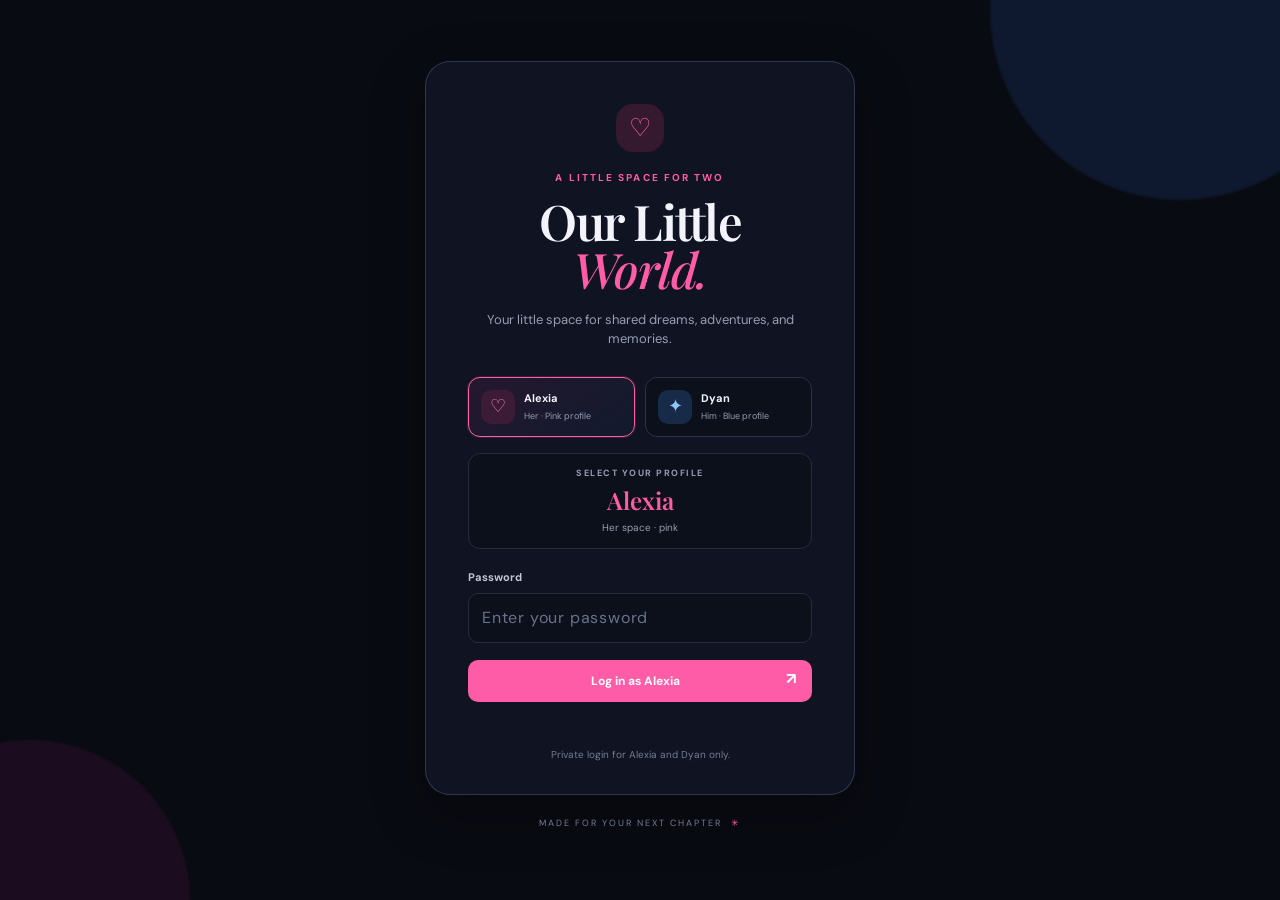
<file: index.html>
<!doctype html>
<html lang="en">
<head>
  <meta charset="utf-8">
  <meta name="viewport" content="width=device-width, initial-scale=1">
  <meta name="theme-color" content="#090b12">
  <title>Our Little World</title>
  <link rel="preconnect" href="https://fonts.googleapis.com">
  <link rel="preconnect" href="https://fonts.gstatic.com" crossorigin>
  <link href="https://fonts.googleapis.com/css2?family=DM+Sans:wght@400;500;600;700&family=Playfair+Display:wght@500;600;700&display=swap" rel="stylesheet">
  <link rel="stylesheet" href="styles.css?v=our-lux-list-v3-20261013">
</head>
<body>
  <div class="ambient ambient-one"></div><div class="ambient ambient-two"></div>
  <main id="auth-screen" class="auth-wrap">
    <section class="auth-card">
      <div class="brand-mark">♡</div>
      <p class="eyebrow">A LITTLE SPACE FOR TWO</p>
      <h1>Our Little<br><em>World.</em></h1>
      <p class="muted auth-copy">Your little space for shared dreams, adventures, and memories.</p>
      <div class="profile-picks" id="profile-picks">
        <button type="button" class="profile-pick active" data-profile="her"><span class="profile-symbol">♡</span><strong>Alexia</strong><small>Her · Pink profile</small></button>
        <button type="button" class="profile-pick" data-profile="him"><span class="profile-symbol blue">✦</span><strong>Dyan</strong><small>Him · Blue profile</small></button>
      </div>
      <div class="login-choice"><span class="login-choice-label">SELECT YOUR PROFILE</span><strong id="selected-login-name">Alexia</strong><span id="selected-login-hint">Her space · pink</span></div>
      <form id="auth-form">
        <label>Password<input id="auth-password" type="password" autocomplete="current-password" placeholder="Enter your password"></label>
        <button class="btn btn-primary full" id="auth-submit" type="submit">Log in as Alexia <span>↗</span></button>
      </form>
      <p id="auth-message" class="form-message" aria-live="polite"></p>
      <p class="tiny-note">Private login for Alexia and Dyan only.</p>
    </section>
    <p class="auth-foot">MADE FOR YOUR NEXT CHAPTER <span>✳</span></p>
  </main>
  <main id="app-screen" class="app-shell hidden">
    <header class="topbar">
      <a class="wordmark" href="#"><span class="mini-heart">♡</span> our little world</a>
      <div class="top-actions"><span class="sync-status" id="sync-status">● Saved locally</span><button id="signout-button" class="logout-top" type="button">Log out <span aria-hidden="true">↗</span></button><button class="avatar" id="account-button" type="button" title="Account settings" aria-label="Account settings">♡</button></div>
    </header>
    <section class="hero">
      <div class="hero-copy"><p class="eyebrow">YOUR TWO-PERSON UNIVERSE</p><h1>Life is better<br><em>when it's us.</em></h1><p class="hero-sub">Little plans, big dreams, and all the in-between.</p><div class="hero-meta"><span class="date-dot"></span><span id="today-label">A new day, another memory to make</span><span class="greeting-divider">·</span><span id="user-greeting">Your little world</span></div></div>
      <div class="hero-art" aria-hidden="true"><div class="orbit orbit-a"></div><div class="orbit orbit-b"></div><div class="sun-disc">♡</div><span class="spark spark-a">✳</span><span class="spark spark-b">✦</span><span class="spark spark-c">·</span><div class="art-caption">you + me<br>somewhere, someday</div></div>
    </section>
    <section class="stats-grid">
      <article class="stat-card"><span class="stat-icon peach">✧</span><span class="stat-label">ON OUR LIST</span><strong id="remaining-count">0</strong><span class="stat-foot">dreams waiting for us</span></article>
      <article class="stat-card"><span class="stat-icon green">✓</span><span class="stat-label">MEMORIES MADE</span><strong id="completed-count">0</strong><span class="stat-foot">things we've done together</span></article>
      <article class="stat-card progress-card"><div class="progress-heading"><span class="stat-label">OUR LITTLE PROGRESS</span><strong id="progress-percent">0%</strong></div><div class="progress-track"><div id="progress-bar" class="progress-fill"></div></div><span class="stat-foot">every adventure counts</span></article>
    </section>
    <section class="content-grid">
      <div class="list-column">
        <div class="section-heading"><div><p class="eyebrow">THE GOOD STUFF</p><h2>Our bucket list<span class="heading-heart">♡</span></h2></div><button class="btn btn-primary add-top" id="open-add">＋ Add a dream</button></div>
        <div class="toolbar"><div class="search-wrap"><span>⌕</span><input id="search-input" type="search" placeholder="Find a little dream..."></div><div class="filter-tabs"><button class="filter active" data-filter="all">All</button><button class="filter" data-filter="active">To do</button><button class="filter" data-filter="completed">Done ♡</button></div></div>
        <div class="category-row" id="category-filters"><button class="chip active" data-category="all">Everything</button><button class="chip" data-category="date">♡ Date ideas</button><button class="chip" data-category="travel">✈ Places</button><button class="chip" data-category="food">☕ Food</button><button class="chip" data-category="adventure">✳ Adventures</button><button class="chip" data-category="little">☁ Little things</button></div>
        <div class="kind-filters" aria-label="Filter by list type"><button class="kind-filter active" data-kind="all">All types</button><button class="kind-filter" data-kind="place">Places</button><button class="kind-filter" data-kind="activity">Things to do</button></div>
        <div id="bucket-list" class="bucket-list"></div>
        <div id="empty-state" class="empty-state hidden"><div class="empty-icon">♡</div><h3>A blank page, full of possibility.</h3><p>Add your first dream and start making plans together.</p><button class="btn btn-primary" id="empty-add">＋ Add your first dream</button></div>
        <div class="completed-note" id="completed-note"><span>✦</span> Done things stay at the bottom — little reminders of your life together.</div>
      </div>
      <aside class="side-column">
        <section class="side-card date-card"><div class="side-card-top"><span class="side-kicker">A LITTLE REMINDER</span><span class="tiny-flower">✳</span></div><h3>One day, we'll<br><em>look back at this.</em></h3><p>Every big adventure starts with a tiny plan. Keep dreaming together.</p><div class="scribble-heart">♡</div></section>
          <section class="side-card prompt-card"><span class="side-kicker">NEED AN IDEA?</span><h3>Today's tiny prompt</h3><p id="prompt-text">Make a playlist for a drive with nowhere in particular to go.</p><button id="new-prompt" class="text-button">Give us another ↻</button></section>
      </aside>
    </section>
    <footer class="footer">A SMALL CORNER OF THE INTERNET, JUST FOR YOU TWO <span>♡</span></footer>
  </main>
  <dialog id="add-dialog" class="modal"><form id="add-form" method="dialog"><div class="modal-head"><div><p class="eyebrow">A NEW LITTLE ADVENTURE</p><h2>Add to our list</h2></div><button type="button" class="close-button" id="close-add" aria-label="Close">×</button></div><label>What's the dream? <input id="item-title" maxlength="120" placeholder="e.g. Watch the sunrise together" required></label><label>Type<select id="item-kind"><option value="activity">Thing to do</option><option value="place">Place</option></select></label><label>A little more about it <textarea id="item-description" rows="2" maxlength="400" placeholder="Where, when, or why it matters (optional)"></textarea></label><div class="form-row"><label>Category<select id="item-category"><option value="date">Date idea</option><option value="travel">Place to go</option><option value="food">Food & drink</option><option value="adventure">Adventure</option><option value="little">Little thing</option></select></label><label>Priority<select id="item-priority"><option value="someday">Someday</option><option value="soon">Soon-ish</option><option value="must">Must do ♡</option></select></label></div><label>Dream date (optional)<input id="item-date" type="date"></label><button class="btn btn-primary full" type="submit">Add to our world <span>♡</span></button><p id="add-error" class="form-message"></p></form></dialog>
  <dialog id="account-dialog" class="modal small-modal"><div class="modal-head"><div><p class="eyebrow">YOUR SPACE</p><h2>Account</h2></div><button type="button" class="close-button" id="close-account" aria-label="Close">×</button></div><p class="muted" id="account-email"></p><p class="privacy-copy">Your bucket list is saved in this browser.</p><button class="btn btn-outline full" id="account-signout">Log out</button></dialog>
  <div id="toast" class="toast" role="status" aria-live="polite"></div>
  <script src="app.js?v=our-lux-list-v3-20261013"></script>
</body>
</html>
</file>
<file: styles.css>
:root{--paper:#090b12;--card:#111522;--ink:#f3f4fb;--muted:#969db2;--line:#252c40;--rose:#ff5ca8;--rose-dark:#ff78b8;--rose-pale:#35192f;--sage:#172a48;--sage-ink:#8fc7ff;--yellow:#273456;--shadow:0 18px 55px rgba(0,0,0,.28)}
*{box-sizing:border-box}body{margin:0;background:var(--paper);color:var(--ink);font-family:"DM Sans",sans-serif;font-size:14px;line-height:1.5;min-height:100vh}button,input,textarea,select{font:inherit}button{cursor:pointer}button:focus-visible,input:focus-visible,textarea:focus-visible,select:focus-visible{outline:3px solid #d9a69c;outline-offset:2px}.hidden{display:none!important}.ambient{position:fixed;z-index:-1;border-radius:50%;filter:blur(1px);pointer-events:none}.ambient-one{width:380px;height:380px;background:#162c56;opacity:.42;top:-180px;right:-90px}.ambient-two{width:320px;height:320px;background:#4b1641;opacity:.28;bottom:-160px;left:-130px}.auth-wrap{min-height:100vh;display:flex;flex-direction:column;align-items:center;justify-content:center;padding:35px 18px}.auth-card{width:min(100%,430px);padding:42px 42px 32px;background:rgba(17,21,34,.94);border:1px solid rgba(54,65,96,.8);border-radius:25px;box-shadow:var(--shadow);text-align:center}.brand-mark{display:grid;place-items:center;margin:0 auto 18px;width:48px;height:48px;border-radius:17px;background:var(--rose-pale);color:var(--rose);font-size:25px}.eyebrow{font-size:10px;font-weight:700;letter-spacing:2.1px;color:var(--rose);margin:0 0 12px}.auth-card h1,.hero h1{font:600 49px/.98 "Playfair Display",serif;letter-spacing:-1.5px;margin:0}.auth-card h1 em,.hero h1 em,.side-card h3 em{font-weight:500;color:var(--rose)}.muted{color:var(--muted)}.auth-copy{font-size:13px;margin:17px 0 28px}.profile-picks{display:grid;grid-template-columns:1fr 1fr;gap:10px;margin:0 0 16px}.profile-pick{display:grid;grid-template-columns:34px 1fr;grid-template-rows:auto auto;align-items:center;text-align:left;column-gap:9px;padding:12px;border:1px solid #2a334b;background:#0c101b;color:var(--ink);border-radius:12px}.profile-pick.active{border-color:var(--rose);background:linear-gradient(145deg,#25182e,#111a2d);box-shadow:0 0 0 1px #ff5ca82b}.profile-symbol{grid-row:1/3;width:34px;height:34px;border-radius:10px;background:#3b1b35;color:#ff83bc;display:grid;place-items:center;font-size:18px}.profile-symbol.blue{background:#172a48;color:#8fc7ff}.profile-pick strong{font-size:11px}.profile-pick small{font-size:9px;color:#929bb2;margin-top:2px}.auth-tabs{display:flex;padding:4px;background:#1b2132;border-radius:10px;margin-bottom:22px}.tab{flex:1;border:0;background:transparent;color:var(--muted);border-radius:8px;padding:10px;font-size:12px;font-weight:600}.tab.active{background:#20283c;color:var(--ink);box-shadow:0 2px 7px #00000030}label{display:block;text-align:left;font-size:11px;font-weight:700;color:#c1c7d8;margin-bottom:15px}input,textarea,select{display:block;width:100%;border:1px solid var(--line);border-radius:10px;padding:12px 13px;margin-top:7px;background:#0c101b;color:var(--ink);font-size:13px;font-weight:400;resize:vertical}input::placeholder,textarea::placeholder{color:#68728b}.btn{border:0;border-radius:10px;padding:12px 16px;font-size:12px;font-weight:700;transition:transform .15s,background .15s}.btn:hover{transform:translateY(-1px)}.btn-primary{background:var(--rose);color:#fff}.btn-primary:hover{background:var(--rose-dark)}.btn-primary span{float:right;font-size:16px;line-height:13px}.full{width:100%}.tiny-note{font-size:10px;color:#737d95;margin:20px 0 0}.auth-foot{font-size:9px;letter-spacing:2px;color:#737d95;margin-top:22px}.auth-foot span{color:var(--rose);margin-left:5px}.form-message{min-height:15px;font-size:11px;color:var(--rose-dark);margin:10px 0 0}.app-shell{max-width:1200px;margin:0 auto;padding:0 34px}.topbar{height:76px;display:flex;align-items:center;justify-content:space-between;border-bottom:1px solid #252c40}.wordmark{text-decoration:none;color:var(--ink);font-weight:700;font-size:13px;letter-spacing:-.3px}.mini-heart{color:var(--rose);font-size:22px;vertical-align:-2px;margin-right:6px}.top-actions{display:flex;align-items:center;gap:17px}.sync-status{font-size:10px;color:#8fc7ff}.avatar{width:34px;height:34px;border-radius:50%;border:1px solid #343d57;background:#171c2b;color:var(--rose);font-size:19px}.hero{display:flex;align-items:center;justify-content:space-between;min-height:280px;padding:44px 30px 36px 36px;position:relative;overflow:hidden;background:linear-gradient(110deg,#111522 0%,#101b31 68%,#27142d 100%);border:1px solid #27314b;border-radius:20px;margin:28px 0 18px}.hero-copy{position:relative;z-index:2}.hero h1{font-size:51px}.hero-sub{color:#969db2;margin:17px 0 22px;font-size:13px}.hero-meta{display:flex;align-items:center;gap:8px;color:#999fb2;font-size:10px}.date-dot{width:7px;height:7px;border-radius:50%;background:#8fc7ff}.hero-art{width:290px;height:230px;position:relative;flex-shrink:0}.sun-disc{position:absolute;width:112px;height:112px;border-radius:50%;background:#ff5ca8;left:89px;top:49px;display:grid;place-items:center;color:#fff5ee;font:42px "Playfair Display",serif;box-shadow:0 13px 34px #c8756830}.orbit{position:absolute;border:1px solid #8b9ac0;border-radius:50%;transform:rotate(-25deg)}.orbit-a{width:250px;height:115px;left:20px;top:52px}.orbit-b{width:200px;height:185px;left:45px;top:18px;transform:rotate(42deg);border-color:#6d709d}.spark{position:absolute;color:#ff78b8}.spark-a{font-size:25px;left:42px;top:35px}.spark-b{font-size:23px;right:37px;top:48px}.spark-c{font-size:44px;right:40px;bottom:35px}.art-caption{position:absolute;bottom:5px;left:95px;font:italic 12px "Playfair Display",serif;color:#b0a1c8;text-align:center}.stats-grid{display:grid;grid-template-columns:1fr 1fr 1.45fr;gap:14px;margin-bottom:44px}.stat-card{background:var(--card);border:1px solid var(--line);border-radius:14px;padding:18px 20px;min-height:126px;position:relative}.stat-icon{position:absolute;right:17px;top:15px;width:28px;height:28px;display:grid;place-items:center;border-radius:9px;font-size:16px}.peach{background:var(--rose-pale);color:var(--rose)}.green{background:var(--sage);color:var(--sage-ink)}.stat-label,.side-kicker{font-size:9px;letter-spacing:1.4px;font-weight:700;color:#9a9fb3}.stat-card>strong{display:block;font:600 31px "Playfair Display",serif;margin:5px 0 0}.stat-foot{display:block;color:#969db2;font-size:10px;margin-top:2px}.progress-card{display:flex;flex-direction:column;justify-content:center}.progress-heading{display:flex;justify-content:space-between;align-items:center}.progress-heading strong{font:600 19px "Playfair Display",serif;color:var(--rose)}.progress-track{height:7px;border-radius:99px;background:#252c40;overflow:hidden;margin:15px 0 7px}.progress-fill{height:100%;width:0;background:var(--rose);border-radius:99px;transition:width .3s}.content-grid{display:grid;grid-template-columns:minmax(0,1fr) 285px;gap:32px;align-items:start}.section-heading{display:flex;align-items:flex-end;justify-content:space-between;margin-bottom:21px}.section-heading .eyebrow{margin-bottom:7px}.section-heading h2,.modal h2{font:600 30px "Playfair Display",serif;letter-spacing:-.5px;margin:0}.heading-heart{font:22px "DM Sans",sans-serif;color:var(--rose);margin-left:8px}.add-top{white-space:nowrap;padding:11px 15px}.toolbar{display:flex;gap:12px;align-items:center;justify-content:space-between;margin-bottom:14px}.search-wrap{position:relative;flex:1;max-width:300px}.search-wrap span{position:absolute;left:12px;top:7px;font-size:23px;color:#9d9fb2}.search-wrap input{padding:10px 12px 10px 35px;margin:0;border-radius:9px;background:#111522;font-size:11px}.filter-tabs{display:flex;gap:3px;background:#1b2132;padding:3px;border-radius:9px}.filter{border:0;border-radius:7px;background:transparent;padding:8px 11px;font-size:10px;color:#a8b0c5}.filter.active{background:#303951;color:var(--ink);box-shadow:0 2px 5px #00000030}.category-row{display:flex;gap:7px;flex-wrap:wrap;margin-bottom:19px}.chip{background:transparent;border:1px solid #303951;border-radius:99px;padding:7px 11px;color:#a8b0c5;font-size:10px}.chip.active{background:#3a1d39;border-color:#57264b;color:#ff83bc}.bucket-list{display:flex;flex-direction:column;gap:9px}.bucket-item{display:grid;grid-template-columns:23px minmax(0,1fr) auto;align-items:start;gap:12px;background:var(--card);border:1px solid var(--line);border-radius:13px;padding:15px 15px 14px;transition:border .15s,opacity .15s}.bucket-item:hover{border-color:#495c89}.check-button{margin-top:1px;width:22px;height:22px;border-radius:50%;border:1.5px solid #7e8aa9;background:transparent;color:transparent;display:grid;place-items:center;padding:0;font-size:12px}.check-button:hover{border-color:var(--rose)}.bucket-item.is-complete .check-button{background:#172a48;border-color:#8fc7ff;color:#8fc7ff}.item-title{font-size:13px;font-weight:700;letter-spacing:-.2px;line-height:1.4}.item-description{font-size:11px;color:#969db2;margin-top:4px;line-height:1.5}.item-meta{display:flex;gap:7px;align-items:center;flex-wrap:wrap;margin-top:9px}.tag{font-size:9px;border-radius:99px;padding:4px 7px;background:#20263a;color:#a9b1c7}.tag.must{background:#3b1b35;color:#ff83bc}.tag.soon{background:#2b2940;color:#c7a9ff}.tag.done{background:#172a48;color:#8fc7ff}.item-date{font-size:9px;color:#a3abc0}.item-actions{display:flex;align-items:center;gap:5px}.icon-button{border:0;background:transparent;color:#b1b9cf;padding:4px 5px;font-size:15px;border-radius:6px}.icon-button:hover{background:#252c40;color:var(--rose)}.bucket-item.is-complete{background:#0d1320;opacity:.9}.bucket-item.is-complete .item-title{text-decoration:line-through;text-decoration-color:#8fc7ff;color:#9ba3b8}.bucket-item.is-complete .item-description{color:#858da3}.completed-divider{display:flex;align-items:center;gap:12px;color:#9cabc9;font-size:9px;letter-spacing:1.2px;font-weight:700;margin:13px 0 4px}.completed-divider:before,.completed-divider:after{content:"";height:1px;background:#303951;flex:1}.empty-state{text-align:center;padding:40px 20px;background:#111522;border:1px dashed #343d57;border-radius:15px}.empty-icon{font:34px "Playfair Display",serif;color:var(--rose)}.empty-state h3{font:600 21px "Playfair Display",serif;margin:8px 0}.empty-state p{color:#969db2;font-size:12px;margin:0 0 18px}.completed-note{font-size:10px;color:#a4abc0;margin:19px 0 0;display:flex;gap:7px;align-items:center}.completed-note span{color:var(--rose);font-size:14px}.side-column{display:flex;flex-direction:column;gap:13px}.side-card{border-radius:15px;border:1px solid var(--line);padding:20px;background:#111522}.date-card{background:linear-gradient(140deg,#101d34,#17182b);border-color:#273b60;min-height:220px;position:relative;overflow:hidden}.side-card-top,.side-title{display:flex;align-items:center;justify-content:space-between}.tiny-flower{color:#7fbaff;font-size:19px}.side-card h3{font:600 22px/1.2 "Playfair Display",serif;margin:18px 0 10px;letter-spacing:-.4px}.date-card h3 em{color:#ff78b8}.date-card p,.prompt-card p{font-size:11px;color:#a1b4d5;line-height:1.7;max-width:195px}.scribble-heart{position:absolute;right:21px;bottom:8px;font:62px "Playfair Display",serif;color:#ff7ab8;transform:rotate(-15deg)}.notes-card{padding:18px}.side-title h3{font-size:20px;margin:5px 0 0}.note-icon{width:31px;height:31px;display:grid;place-items:center;border-radius:10px;background:#35192f;color:var(--rose);font-size:17px}.notes-card textarea{background:#0c101b;border-color:#252c40;font-size:11px;line-height:1.6;min-height:95px;margin-top:14px}.note-footer{display:flex;align-items:center;justify-content:space-between;gap:8px;margin-top:8px}.note-footer span{font-size:9px;color:#a5aec4}.text-button{border:0;background:transparent;color:var(--rose-dark);font-size:10px;font-weight:700;padding:5px 0}.prompt-card{background:#211526;border-color:#43233c}.prompt-card h3{font-size:21px;margin:9px 0}.prompt-card p{color:#b3a0b5;margin-bottom:8px}.signout{align-self:flex-start;border:0;background:transparent;color:#9babc5;font-size:10px;padding:5px 2px}.signout span{margin-left:5px}.footer{text-align:center;padding:45px 0 25px;color:#737d95;font-size:8px;letter-spacing:1.7px}.footer span{color:var(--rose);font-size:12px;margin-left:4px}.modal{border:1px solid #2a334b;border-radius:20px;padding:28px;width:min(calc(100% - 28px),490px);background:var(--card);color:var(--ink);box-shadow:0 25px 90px #00000075}.modal::backdrop{background:#03050bd9;backdrop-filter:blur(4px)}.modal-head{display:flex;justify-content:space-between;align-items:flex-start;margin-bottom:24px}.modal-head .eyebrow{margin-bottom:6px}.modal h2{font-size:28px}.close-button{width:30px;height:30px;border-radius:50%;border:1px solid #303951;background:transparent;color:#b9c1d5;font-size:21px;line-height:1}.form-row{display:grid;grid-template-columns:1fr 1fr;gap:12px}.modal .btn{margin-top:5px}.small-modal{max-width:410px}.privacy-copy{font-size:12px;line-height:1.7;color:#a4abc0;margin:15px 0 20px}.btn-outline{border:1px solid var(--line);background:#171c2b;color:#c5cce0}.toast{position:fixed;left:50%;bottom:24px;transform:translate(-50%,20px);opacity:0;pointer-events:none;background:#f4f5ff;color:#111522;border-radius:10px;padding:11px 17px;font-size:11px;box-shadow:var(--shadow);transition:.2s;z-index:10}.toast.show{opacity:1;transform:translate(-50%,0)}
@media(max-width:850px){.app-shell{padding:0 20px}.content-grid{grid-template-columns:minmax(0,1fr) 250px;gap:20px}.hero-art{transform:scale(.82);transform-origin:right center;margin-left:-30px}.hero{padding-left:27px}.stats-grid{gap:9px}.stat-card{padding:15px}.stat-label{font-size:8px}}
@media(max-width:680px){.app-shell{padding:0 14px}.topbar{height:62px}.sync-status{font-size:9px}.hero{min-height:250px;padding:30px 22px;margin-top:17px}.hero h1{font-size:42px}.hero-art{position:absolute;right:-70px;opacity:.32;transform:scale(.8)}.hero-copy{max-width:290px}.hero-sub{max-width:220px}.stats-grid{grid-template-columns:1fr 1fr}.progress-card{grid-column:1/-1;min-height:95px}.content-grid{grid-template-columns:1fr;gap:28px}.section-heading h2{font-size:27px}.add-top{padding:10px 11px;font-size:10px}.toolbar{align-items:stretch;flex-direction:column}.search-wrap{max-width:none}.filter-tabs{align-self:flex-start}.category-row{gap:6px}.side-column{display:grid;grid-template-columns:1fr 1fr;align-items:start}.date-card{grid-column:1/-1;min-height:185px}.notes-card,.prompt-card{height:100%}.signout{grid-column:1/-1}.footer{padding-top:35px}.auth-card{padding:34px 25px}.auth-card h1{font-size:44px}}
@media(max-width:430px){.side-column{grid-template-columns:1fr}.date-card{grid-column:auto}.notes-card,.prompt-card{height:auto}.section-heading{align-items:center}.section-heading .eyebrow{font-size:8px}.section-heading h2{font-size:25px}.bucket-item{padding:13px 11px;gap:9px}.item-actions{gap:0}.icon-button{padding:4px}.form-row{grid-template-columns:1fr;gap:0}.hero h1{font-size:39px}.profile-pick{padding:9px;grid-template-columns:28px 1fr;column-gap:7px}.profile-symbol{width:28px;height:28px}}
body.theme-her{--rose:#ff5ca8;--rose-dark:#ff82bd;--rose-pale:#35172f}
body.theme-him{--rose:#66aaff;--rose-dark:#91c4ff;--rose-pale:#172b49}
body.theme-him .hero{background:linear-gradient(110deg,#111522 0%,#101d32 68%,#102642 100%)}
body.theme-him .sun-disc{background:#438ee8;box-shadow:0 13px 34px #438ee830}
body.theme-him .spark,body.theme-him .mini-heart,body.theme-him .heading-heart,body.theme-him .eyebrow,body.theme-him .text-button{color:#80baff}
body.theme-him .btn-primary{background:#438ee8;color:#06101f}
body.theme-her .profile-pick[data-profile="her"].active{border-color:#ff5ca8}
body.theme-him .profile-pick[data-profile="him"].active{border-color:#66aaff}
.gallery-intro{font-size:11px;color:var(--muted);margin:9px 0 13px}.gallery-controls{display:flex;gap:8px;align-items:center}.gallery-controls select{flex:1;min-width:0;margin:0;padding:9px;font-size:10px}
.upload-label{display:block;text-align:center;margin:10px 0 5px;padding:10px;border:1px dashed #4b5877;border-radius:9px;background:#0c101b;color:var(--rose-dark);font-size:11px;font-weight:700;cursor:pointer}
.gallery-status{font-size:9px;color:var(--muted);margin:7px 0}.photo-grid{display:grid;grid-template-columns:repeat(2,minmax(0,1fr));gap:8px;margin-top:10px}.photo-tile{position:relative;min-width:0;border-radius:9px;overflow:hidden;background:#0c101b;border:1px solid var(--line)}.photo-tile img{width:100%;height:105px;object-fit:cover;display:block}.photo-caption{padding:6px;font-size:9px;color:#c6cce0;white-space:nowrap;overflow:hidden;text-overflow:ellipsis}.photo-actions{display:flex;justify-content:space-between;padding:0 6px 6px;gap:5px}.photo-actions button{border:0;background:transparent;color:var(--rose-dark);font-size:10px;padding:2px}.photo-empty{grid-column:1/-1;text-align:center;padding:18px 8px;color:var(--muted);font-size:10px;border:1px dashed var(--line);border-radius:9px}
@media(max-width:680px){.gallery-card{grid-column:1/-1}.photo-grid{grid-template-columns:repeat(3,minmax(0,1fr))}.photo-tile img{height:115px}}
@media(max-width:430px){.photo-grid{grid-template-columns:repeat(2,minmax(0,1fr))}.photo-tile img{height:130px}.app-shell{padding-left:12px;padding-right:12px}.hero{padding-left:18px;padding-right:18px}.auth-card{width:100%}input,textarea,select{font-size:16px}.modal{padding:21px}}

.profile-pick:disabled{opacity:.4;cursor:not-allowed;filter:saturate(.35)}
.profile-pick.role-taken{border-style:dashed}
.config-warning{font-size:11px;line-height:1.65;color:#ff9ac8;background:#281725;border:1px solid #583044;border-radius:10px;padding:10px;margin:8px 0}
.warning-message{color:#ffb3d2}
.auth-forgot{display:block;margin:13px auto 0}

.photo-open{display:block}.photo-load-error{height:105px;display:grid;place-items:center;font-size:10px;color:var(--muted)}
@media(max-width:430px){.profile-pick strong{font-size:11px}.profile-pick small{font-size:9px}.auth-tabs .tab{padding:9px 5px}.auth-copy{margin-bottom:22px}.auth-card{padding-top:30px}}

/* Keep the selected profile's accent consistent across every interactive component. */
body.theme-her .filter.active,body.theme-her .chip.active{background:#35192f;border-color:#633052;color:#ff83bc}
body.theme-her .tag.must,body.theme-her .stat-icon.peach{background:#35192f;color:#ff83bc}
body.theme-her .tag.soon{background:#2d2341;color:#d4b7ff}
body.theme-her .check-button:hover,body.theme-her .icon-button:hover{border-color:#ff5ca8;color:#ff83bc}
body.theme-her .completed-note span{color:#ff83bc}
body.theme-him .filter.active,body.theme-him .chip.active{background:#172b49;border-color:#2e5885;color:#91c4ff}
body.theme-him .tag.must,body.theme-him .stat-icon.peach{background:#172b49;color:#91c4ff}
body.theme-him .tag.soon{background:#1b2d44;color:#a8cbff}
body.theme-him .check-button:hover,body.theme-him .icon-button:hover{border-color:#66aaff;color:#91c4ff}
body.theme-him .completed-note span{color:#91c4ff}
body.theme-him .prompt-card{background:#101d31;border-color:#274768}
body.theme-him .prompt-card p{color:#a1b9d5}
body.theme-him .date-card{background:linear-gradient(140deg,#101d34,#111a2b);border-color:#273b60}
body.theme-him .tiny-flower{color:#8fc7ff}
body.theme-him .note-icon{background:#172b49;color:#91c4ff}
body.theme-him .upload-label{color:#91c4ff;border-color:#34567e}
body.theme-him .photo-actions button{color:#91c4ff}
body.theme-him .auth-foot span{color:#91c4ff}

@media(max-width:680px){.prompt-card{grid-column:1/-1}}
body.theme-him .date-card h3 em,body.theme-him .scribble-heart{color:#91c4ff}
body.theme-him .hero-meta .date-dot{background:#66aaff}
body.theme-her .hero-meta .date-dot{background:#ff5ca8}
body.theme-him .profile-pick.active{background:linear-gradient(145deg,#142944,#111a2d);box-shadow:0 0 0 1px #66aaff2b}
body.theme-her .profile-pick.active{background:linear-gradient(145deg,#25182e,#111a2d);box-shadow:0 0 0 1px #ff5ca822}
body.theme-him .check-button{border-color:#6988ac}
body.theme-him .completed-divider{color:#91c4ff}
body.theme-him .orbit-b{border-color:#4274a6}

.config-warning a{display:inline-block;margin-top:5px;color:inherit;font-weight:700;text-decoration:underline;text-underline-offset:3px}

.login-choice{display:flex;flex-direction:column;align-items:center;gap:4px;margin:0 0 20px;padding:13px;border:1px solid var(--line);border-radius:12px;background:#0c101b}
.login-choice-label{font-size:9px;letter-spacing:1.5px;font-weight:700;color:var(--muted)}
.login-choice strong{font:600 24px "Playfair Display",serif;color:var(--rose)}
.login-choice>span:last-child{font-size:10px;color:var(--muted)}
body.theme-him .login-choice strong{color:#91c4ff}
#auth-form label{margin-bottom:17px}
#auth-password{font-size:16px;letter-spacing:.05em}

body.theme-her .profile-pick[data-profile="her"].active{border-color:#ff5ca8}
body.theme-him .profile-pick[data-profile="him"].active{border-color:#66aaff}

/* Login must remain visibly active and touchable while setup is incomplete. */
#auth-submit{pointer-events:auto;cursor:pointer;opacity:1;position:relative;z-index:2}
#auth-submit:disabled{pointer-events:auto;cursor:pointer;opacity:1}


/* Clearly visible top-bar logout action, sized for phones and desktops. */
.logout-top{
  display:inline-flex;
  align-items:center;
  justify-content:center;
  gap:8px;
  flex-shrink:0;
  border:1px solid var(--line);
  border-radius:9px;
  padding:8px 12px;
  background:#171c2b;
  color:var(--ink);
  font-size:11px;
  font-weight:700;
  line-height:1.2;
  cursor:pointer;
}
.logout-top span{color:var(--rose);font-size:14px}
.logout-top:hover{border-color:var(--rose);background:var(--rose-pale)}
.top-actions{gap:12px}
@media(max-width:680px){
  .top-actions{gap:8px}
  .logout-top{padding:8px 10px;font-size:10px}
  .sync-status{display:none}
}
@media(max-width:380px){
  .wordmark{font-size:11px}
  .mini-heart{font-size:19px;margin-right:3px}
  .logout-top{padding:7px 8px}
  .avatar{width:31px;height:31px}
}


/* Place/activity labels and filters for the imported bucket list. */
.kind-filters{display:flex;gap:7px;flex-wrap:wrap;margin:-7px 0 19px}
.kind-filter{background:transparent;border:1px solid #303951;border-radius:99px;padding:7px 11px;color:#a8b0c5;font-size:10px}
.kind-filter.active{background:#252c40;border-color:#566380;color:var(--ink)}
.kind-tag{font-weight:700;letter-spacing:.1px}
.kind-tag.kind-place{background:#172a48;color:#9bcaff}
.kind-tag.kind-activity{background:#35192f;color:#ff9bcb}
body.theme-her .kind-filter.active{background:#35192f;border-color:#633052;color:#ff83bc}
body.theme-him .kind-filter.active{background:#172b49;border-color:#2e5885;color:#91c4ff}
body.theme-him .kind-tag.kind-activity{background:#172b49;color:#91c4ff}
body.theme-him .kind-tag.kind-place{background:#1b2d44;color:#a8cbff}
</file>
